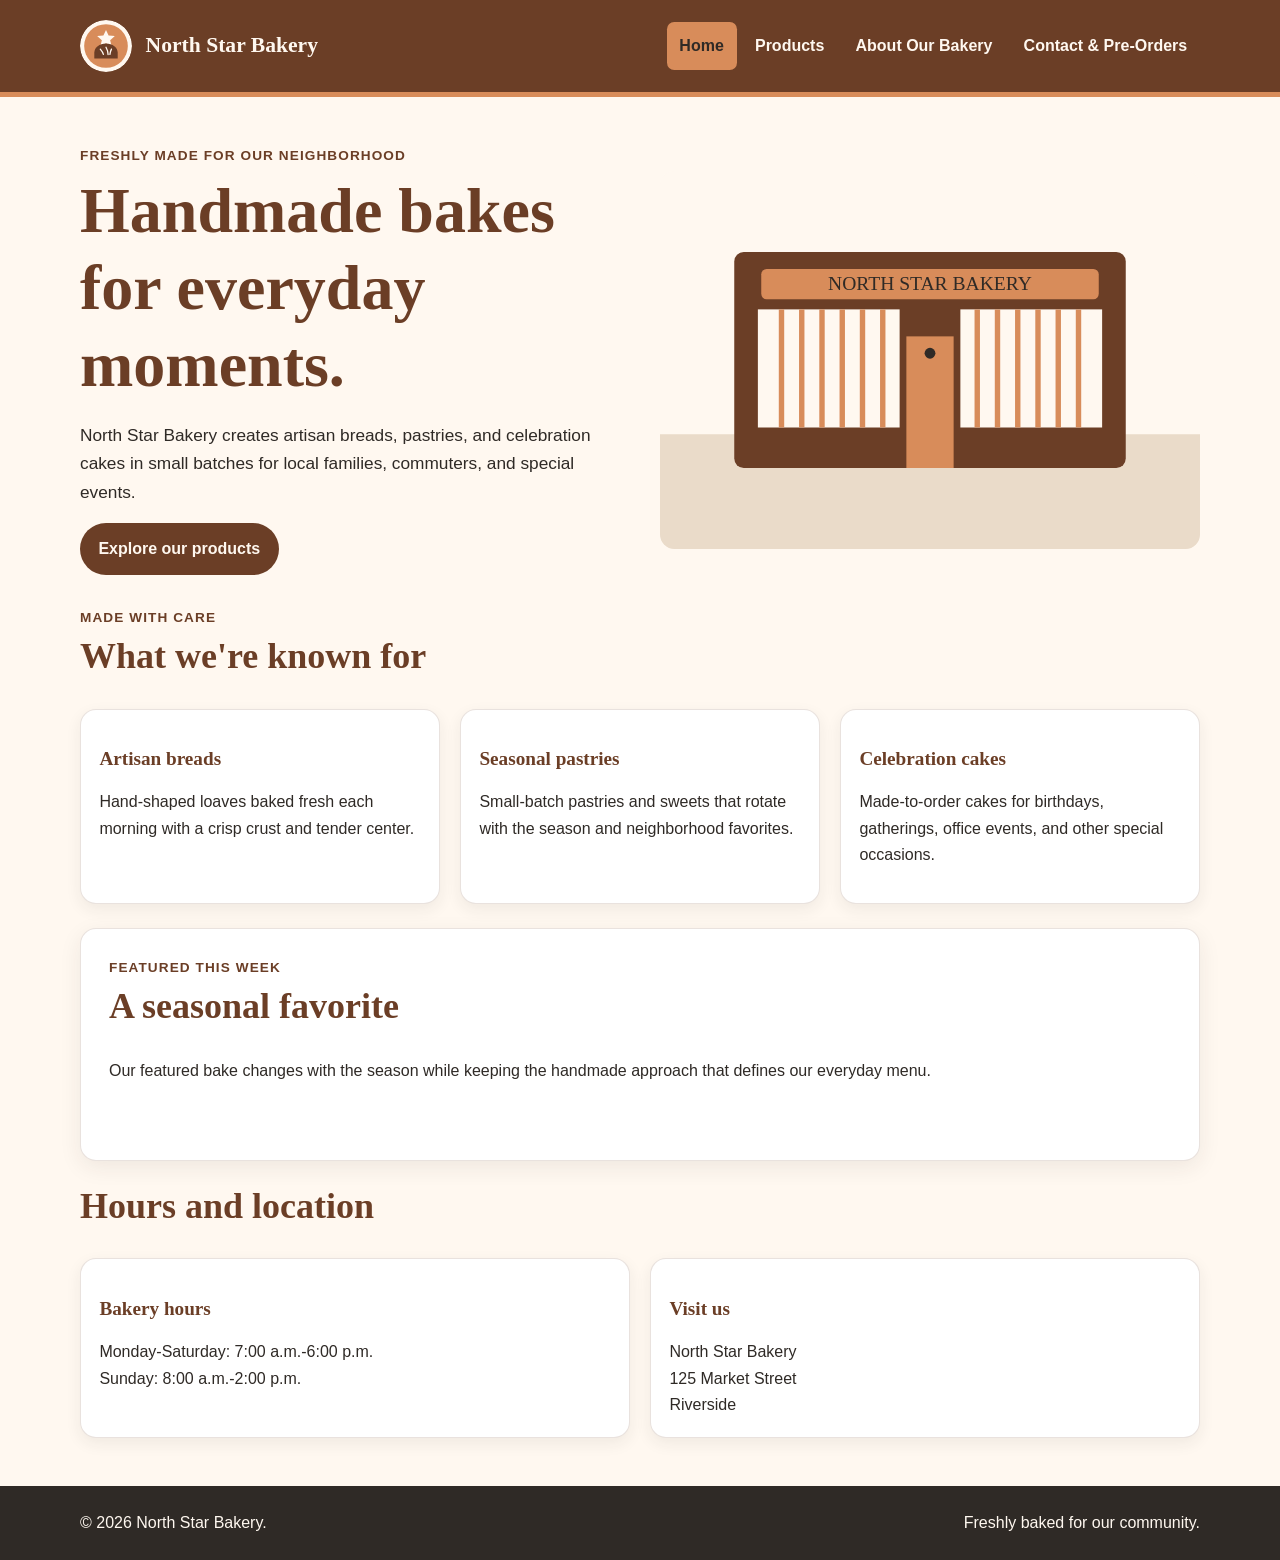
<file: index.html>
<!DOCTYPE html>
<html lang="en">
<head>
  <meta charset="UTF-8">
  <meta name="viewport" content="width=device-width, initial-scale=1.0">
  <title>North Star Bakery | Home</title>
  <link rel="stylesheet" href="styles.css">
  <script src="script.js" defer></script>
</head>
<body>
  <a class="skip-link" href="#main-content">Skip to main content</a>
  <header class="site-header">
    <div class="header-inner">
      <div class="brand">
        <img src="bakery-logo.svg" alt="North Star Bakery logo">
        <p class="brand-name">North Star Bakery</p>
      </div>
      <nav aria-label="Main navigation">
        <ul>
          <li><a href="index.html" aria-current="page">Home</a></li>
          <li><a href="products.html">Products</a></li>
          <li><a href="about.html">About Our Bakery</a></li>
          <li><a href="contact.html">Contact &amp; Pre-Orders</a></li>
        </ul>
      </nav>
    </div>
  </header>

  <main id="main-content">
    <section class="hero">
      <div class="hero-copy">
        <p class="eyebrow">Freshly made for our neighborhood</p>
        <h1>Handmade bakes for everyday moments.</h1>
        <p class="lead">North Star Bakery creates artisan breads, pastries, and celebration cakes in small batches for local families, commuters, and special events.</p>
        <a class="button" href="products.html">Explore our products</a>
      </div>
      <div class="hero-media">
        <img src="bakery-storefront.svg" alt="Front of the North Star Bakery neighborhood storefront">
      </div>
    </section>

    <section aria-labelledby="known-for-heading">
      <p class="eyebrow">Made with care</p>
      <h2 id="known-for-heading">What we're known for</h2>
      <div class="feature-grid">
        <article class="card">
          <h3>Artisan breads</h3>
          <p>Hand-shaped loaves baked fresh each morning with a crisp crust and tender center.</p>
        </article>
        <article class="card">
          <h3>Seasonal pastries</h3>
          <p>Small-batch pastries and sweets that rotate with the season and neighborhood favorites.</p>
        </article>
        <article class="card">
          <h3>Celebration cakes</h3>
          <p>Made-to-order cakes for birthdays, gatherings, office events, and other special occasions.</p>
        </article>
      </div>
    </section>

    <section class="section-card" aria-labelledby="featured-heading">
      <div class="page-intro">
        <div>
          <p class="eyebrow">Featured this week</p>
          <h2 id="featured-heading">A seasonal favorite</h2>
          <p>Our featured bake changes with the season while keeping the handmade approach that defines our everyday menu.</p>
        </div>
        <picture>
          <source media="(min-width: 768px)" srcset="bakery-feature-large.svg">
          <img src="bakery-feature-small.svg" alt="Seasonal pastry featured by North Star Bakery this week">
        </picture>
      </div>
    </section>

    <section aria-labelledby="visit-heading">
      <h2 id="visit-heading">Hours and location</h2>
      <div class="info-grid">
        <div class="card">
          <h3>Bakery hours</h3>
          <p>Monday-Saturday: 7:00 a.m.-6:00 p.m.<br>Sunday: 8:00 a.m.-2:00 p.m.</p>
        </div>
        <div class="card">
          <h3>Visit us</h3>
          <address>North Star Bakery<br>125 Market Street<br>Riverside</address>
        </div>
      </div>
    </section>
  </main>

  <footer class="site-footer">
    <div class="footer-inner">
      <p>&copy; 2026 North Star Bakery.</p>
      <p>Freshly baked for our community.</p>
    </div>
  </footer>
</body>
</html>
</file>
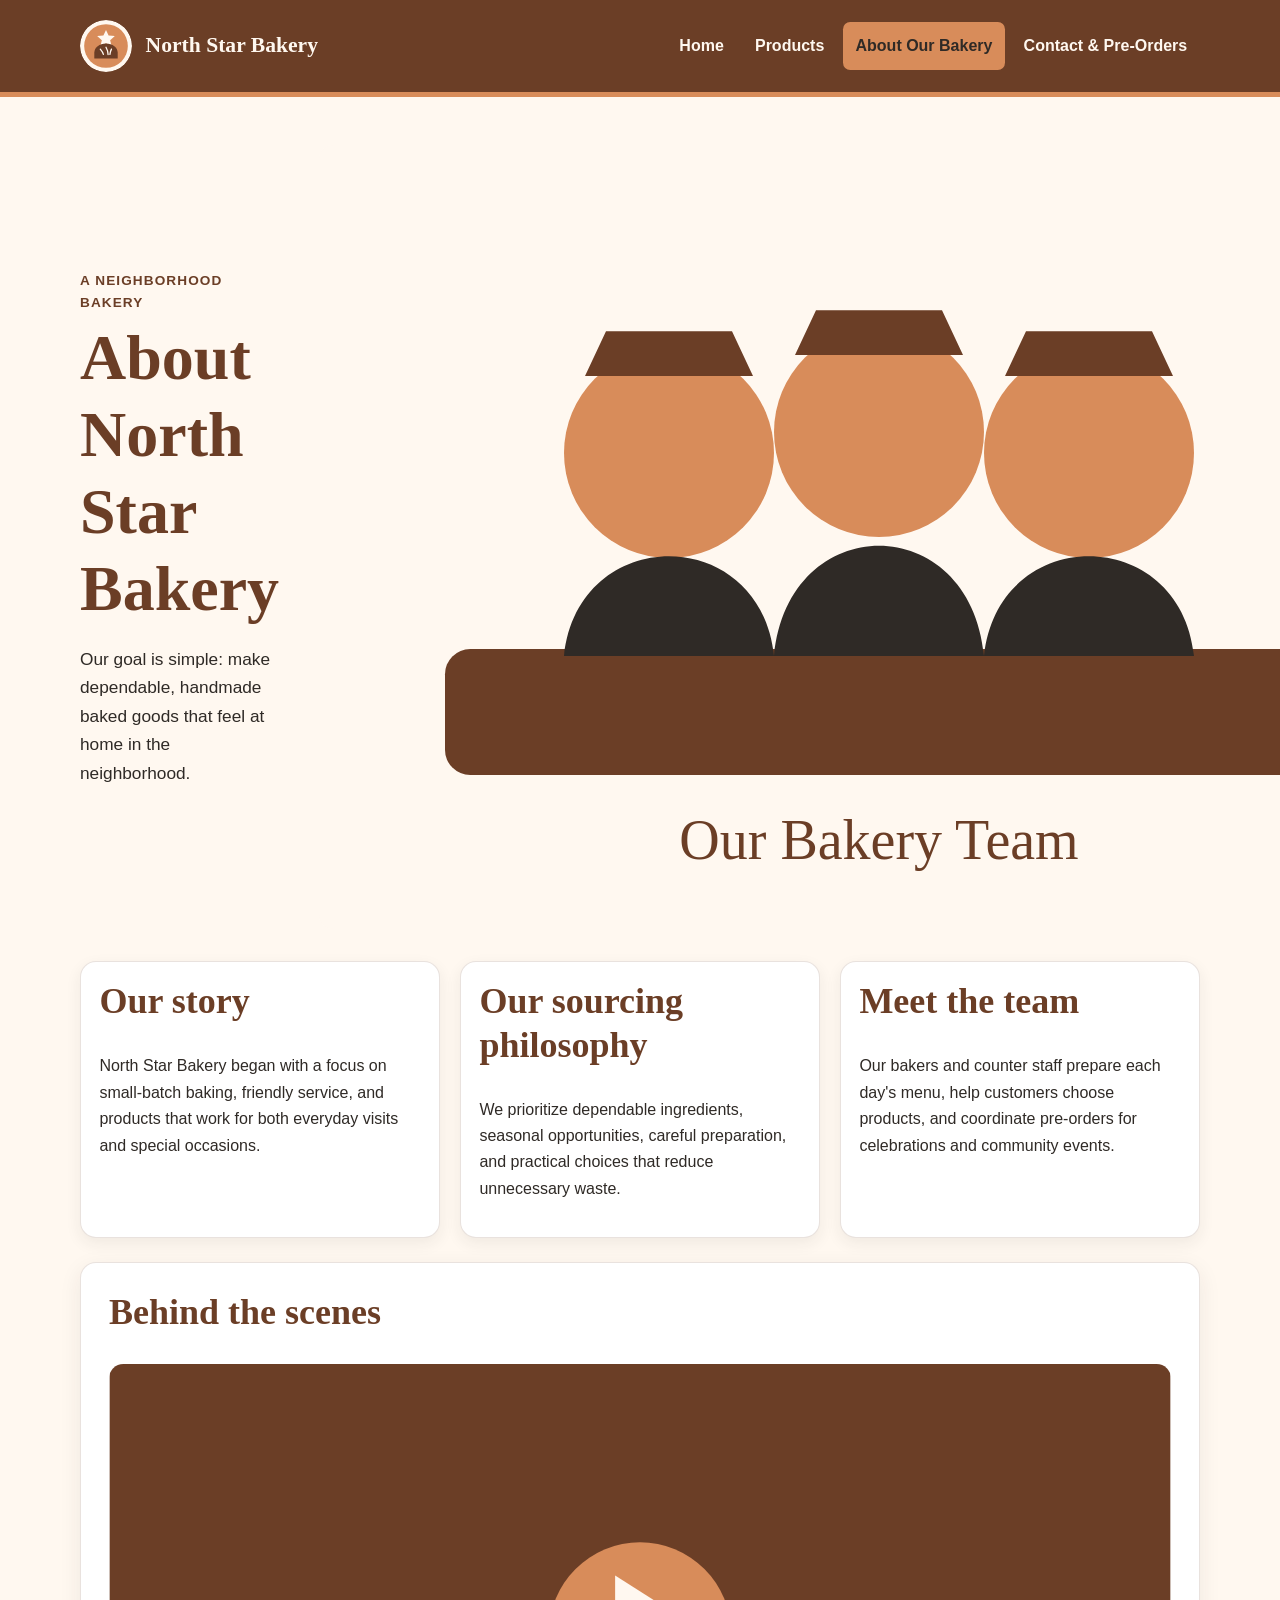
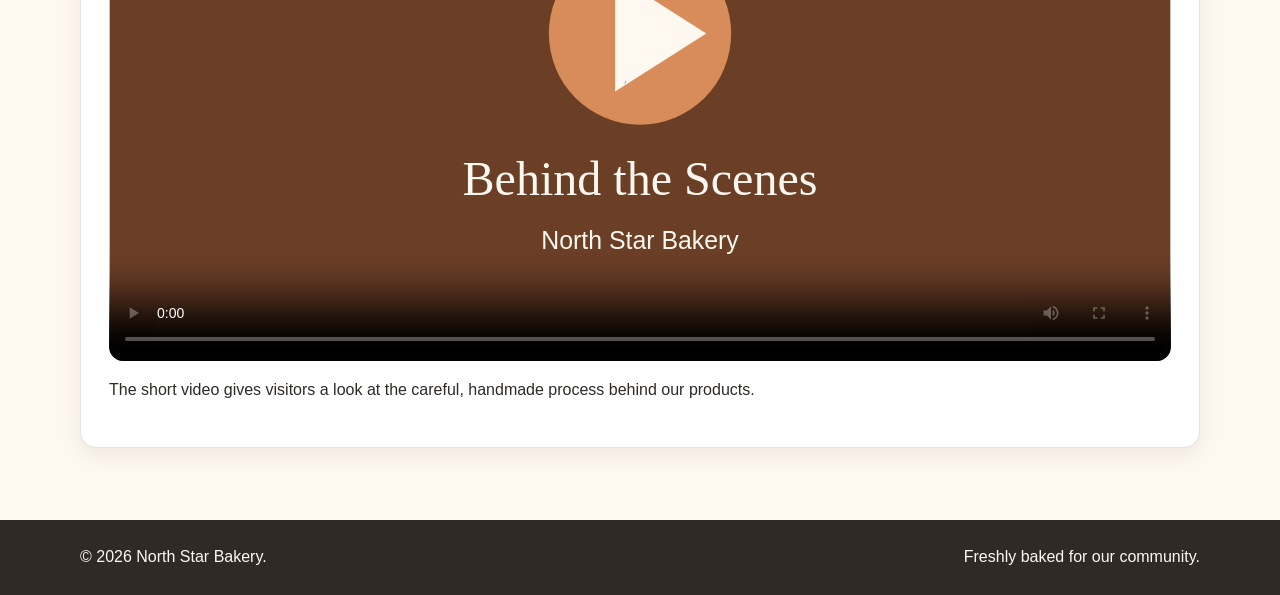
<file: about.html>
<!DOCTYPE html>
<html lang="en">
<head>
  <meta charset="UTF-8">
  <meta name="viewport" content="width=device-width, initial-scale=1.0">
  <title>North Star Bakery | About</title>
  <link rel="stylesheet" href="styles.css">
  <script src="script.js" defer></script>
</head>
<body>
  <a class="skip-link" href="#main-content">Skip to main content</a>
  <header class="site-header">
    <div class="header-inner">
      <div class="brand">
        <img src="bakery-logo.svg" alt="North Star Bakery logo">
        <p class="brand-name">North Star Bakery</p>
      </div>
      <nav aria-label="Main navigation">
        <ul>
          <li><a href="index.html">Home</a></li>
          <li><a href="products.html">Products</a></li>
          <li><a href="about.html" aria-current="page">About Our Bakery</a></li>
          <li><a href="contact.html">Contact &amp; Pre-Orders</a></li>
        </ul>
      </nav>
    </div>
  </header>

  <main id="main-content">
    <section class="page-intro">
      <div>
        <p class="eyebrow">A neighborhood bakery</p>
        <h1>About North Star Bakery</h1>
        <p class="lead">Our goal is simple: make dependable, handmade baked goods that feel at home in the neighborhood.</p>
      </div>
      <img src="bakery-team.svg" alt="North Star Bakery team preparing baked goods together">
    </section>

    <section class="about-grid" aria-label="Bakery story and values">
      <article class="card">
        <h2>Our story</h2>
        <p>North Star Bakery began with a focus on small-batch baking, friendly service, and products that work for both everyday visits and special occasions.</p>
      </article>
      <article class="card">
        <h2>Our sourcing philosophy</h2>
        <p>We prioritize dependable ingredients, seasonal opportunities, careful preparation, and practical choices that reduce unnecessary waste.</p>
      </article>
      <article class="card">
        <h2>Meet the team</h2>
        <p>Our bakers and counter staff prepare each day's menu, help customers choose products, and coordinate pre-orders for celebrations and community events.</p>
      </article>
    </section>

    <section class="section-card" aria-labelledby="video-heading">
      <h2 id="video-heading">Behind the scenes</h2>
      <video controls poster="video-poster.svg">
        <source src="bakery-behind-scenes.mp4" type="video/mp4">
        Your browser does not support the video element. You can <a href="bakery-behind-scenes.mp4">download the behind-the-scenes bakery video</a> instead.
      </video>
      <p>The short video gives visitors a look at the careful, handmade process behind our products.</p>
    </section>
  </main>

  <footer class="site-footer">
    <div class="footer-inner">
      <p>&copy; 2026 North Star Bakery.</p>
      <p>Freshly baked for our community.</p>
    </div>
  </footer>
</body>
</html>
</file>
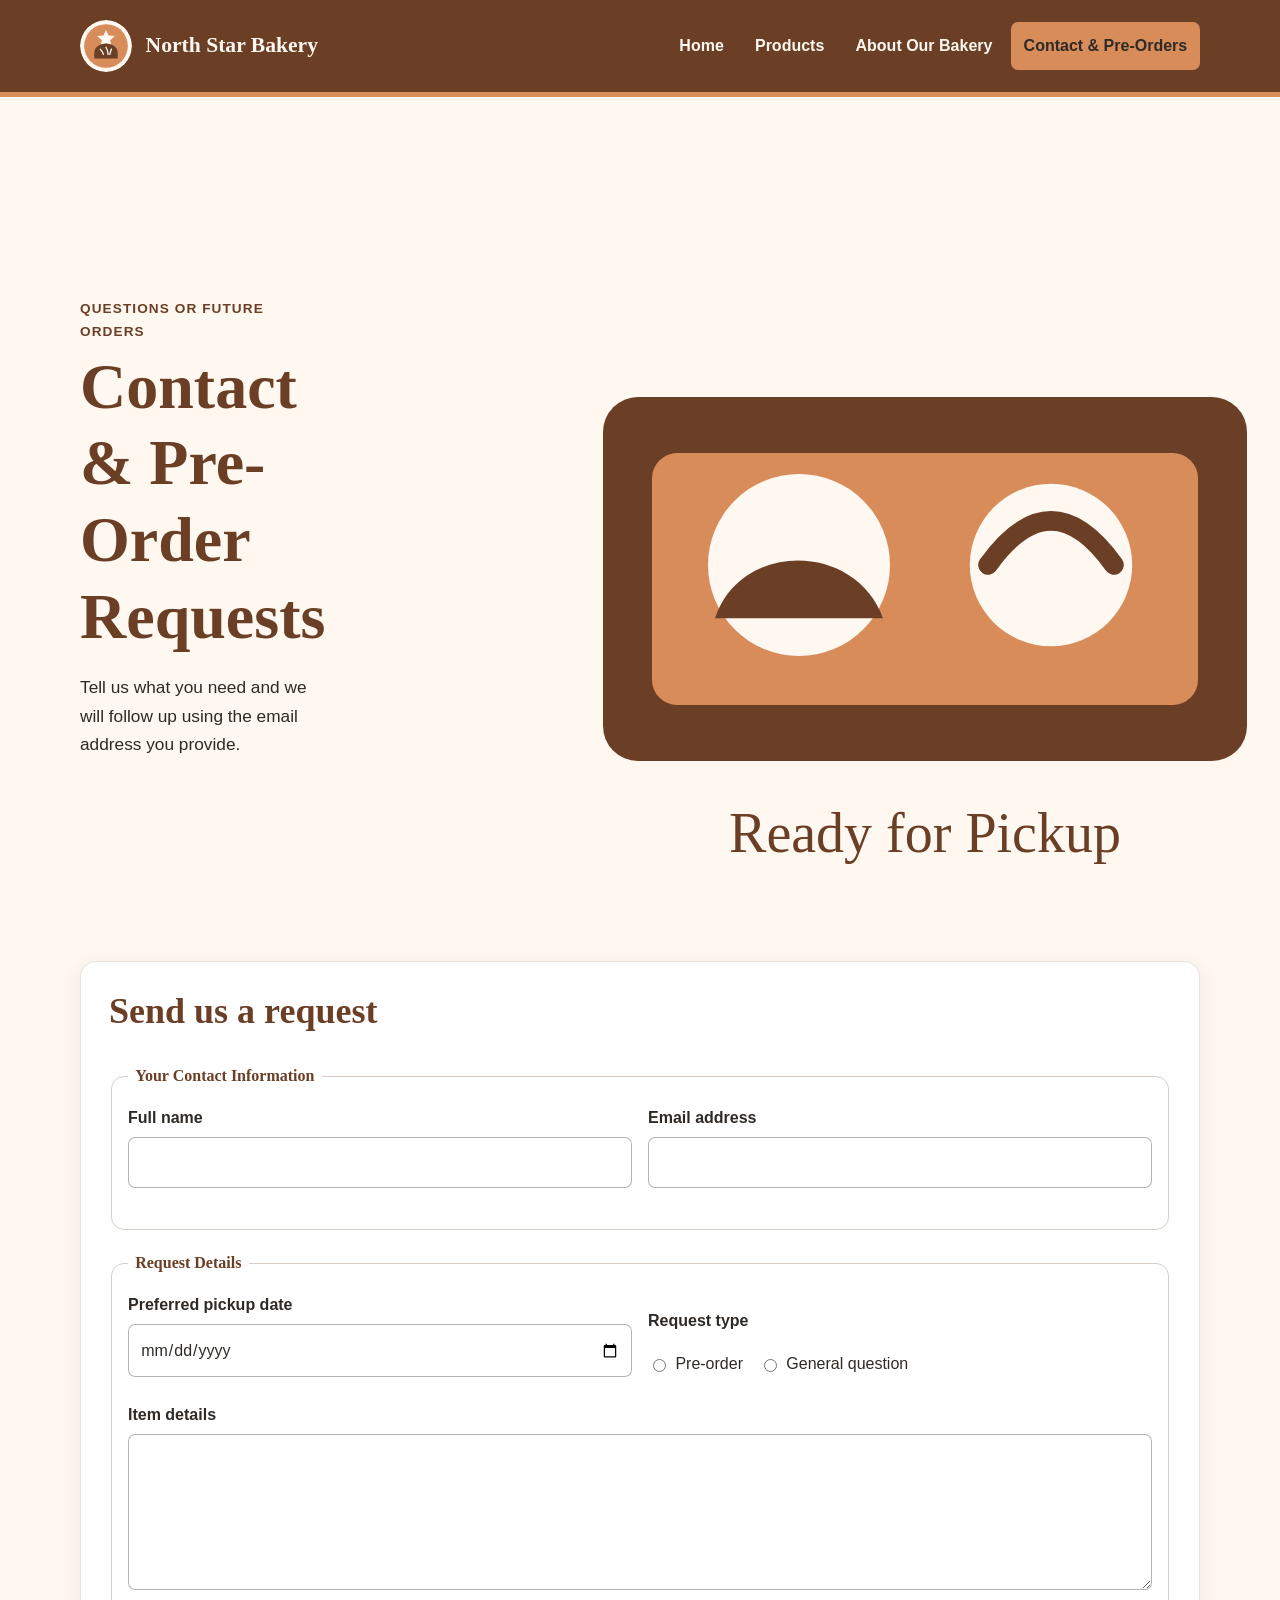
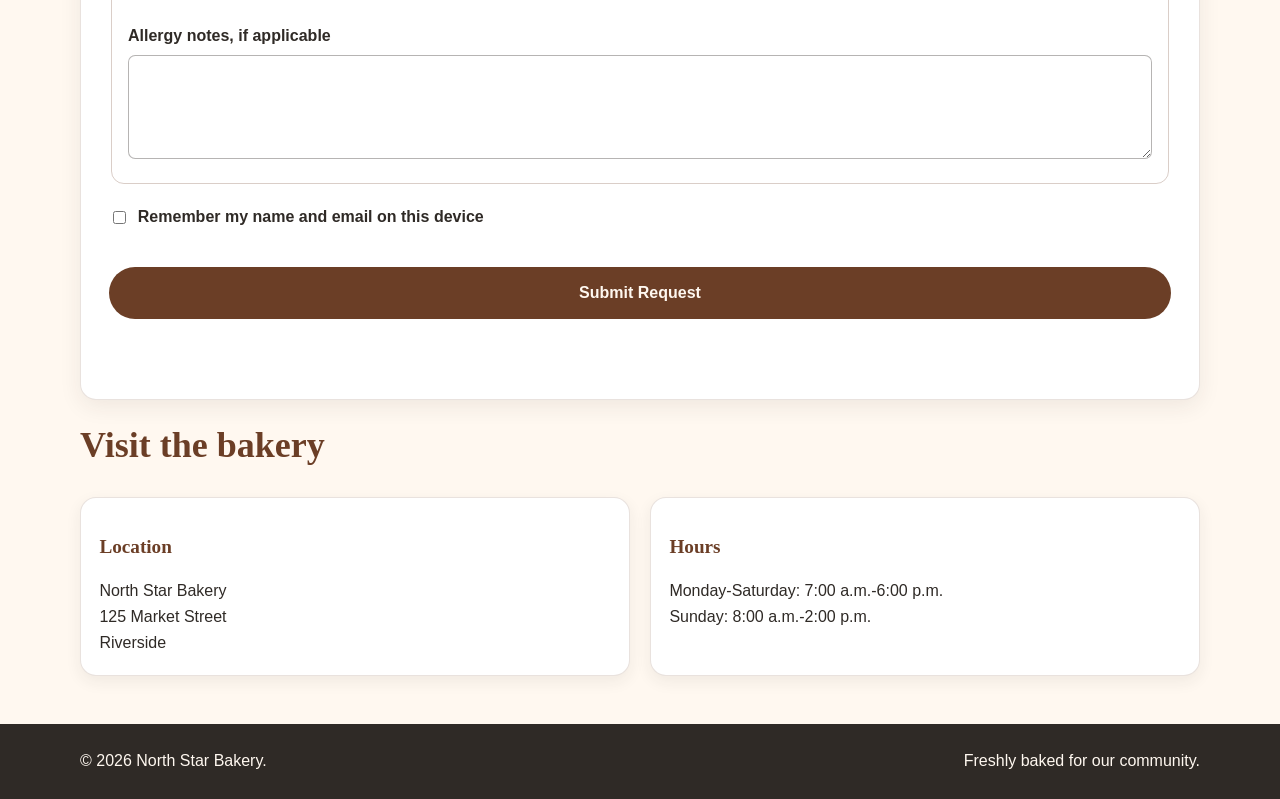
<file: contact.html>
<!DOCTYPE html>
<html lang="en">
<head>
  <meta charset="UTF-8">
  <meta name="viewport" content="width=device-width, initial-scale=1.0">
  <title>North Star Bakery | Contact and Pre-Orders</title>
  <link rel="stylesheet" href="styles.css">
  <script src="script.js" defer></script>
</head>
<body>
  <a class="skip-link" href="#main-content">Skip to main content</a>
  <header class="site-header">
    <div class="header-inner">
      <div class="brand">
        <img src="bakery-logo.svg" alt="North Star Bakery logo">
        <p class="brand-name">North Star Bakery</p>
      </div>
      <nav aria-label="Main navigation">
        <ul>
          <li><a href="index.html">Home</a></li>
          <li><a href="products.html">Products</a></li>
          <li><a href="about.html">About Our Bakery</a></li>
          <li><a href="contact.html" aria-current="page">Contact &amp; Pre-Orders</a></li>
        </ul>
      </nav>
    </div>
  </header>

  <main id="main-content">
    <section class="page-intro">
      <div>
        <p class="eyebrow">Questions or future orders</p>
        <h1>Contact &amp; Pre-Order Requests</h1>
        <p class="lead">Tell us what you need and we will follow up using the email address you provide.</p>
      </div>
      <img src="bakery-contact.svg" alt="Bakery order box with bread and pastries ready for pickup">
    </section>

    <section class="section-card" aria-labelledby="form-heading">
      <h2 id="form-heading">Send us a request</h2>
      <form action="#" method="post" id="preorder-form" novalidate>
        <fieldset>
          <legend>Your Contact Information</legend>
          <div class="form-grid">
            <div class="form-group">
              <label for="name">Full name</label>
              <input type="text" id="name" name="name" required minlength="2" pattern="[A-Za-z .'-]{2,50}" autocomplete="name" aria-describedby="name-error">
              <p class="field-error" id="name-error" aria-live="polite"></p>
            </div>
            <div class="form-group">
              <label for="email">Email address</label>
              <input type="email" id="email" name="email" required autocomplete="email" aria-describedby="email-error">
              <p class="field-error" id="email-error" aria-live="polite"></p>
            </div>
          </div>
        </fieldset>

        <fieldset>
          <legend>Request Details</legend>
          <div class="form-grid">
            <div class="form-group">
              <label for="pickup-date">Preferred pickup date</label>
              <input type="date" id="pickup-date" name="pickup-date" required aria-describedby="pickup-date-error">
              <p class="field-error" id="pickup-date-error" aria-live="polite"></p>
            </div>
            <div class="form-group">
              <p><strong>Request type</strong></p>
              <div class="radio-row">
                <div class="radio-option">
                  <input type="radio" id="preorder" name="request-type" value="preorder" required>
                  <label for="preorder">Pre-order</label>
                </div>
                <div class="radio-option">
                  <input type="radio" id="question" name="request-type" value="question">
                  <label for="question">General question</label>
                </div>
              </div>
            </div>
          </div>

          <div class="form-group">
            <label for="item-details">Item details</label>
            <textarea id="item-details" name="item-details" rows="5" required minlength="10" aria-describedby="item-details-error"></textarea>
            <p class="field-error" id="item-details-error" aria-live="polite"></p>
          </div>

          <div class="form-group">
            <label for="allergy-notes">Allergy notes, if applicable</label>
            <textarea id="allergy-notes" name="allergy-notes" rows="3"></textarea>
          </div>
        </fieldset>

        <div class="save-preference">
          <input type="checkbox" id="remember-contact" name="remember-contact">
          <label for="remember-contact">Remember my name and email on this device</label>
        </div>
        <button type="submit">Submit Request</button>
        <p id="form-status" class="form-status" aria-live="polite"></p>
      </form>
    </section>

    <section aria-labelledby="visit-heading">
      <h2 id="visit-heading">Visit the bakery</h2>
      <div class="info-grid">
        <div class="card">
          <h3>Location</h3>
          <address>North Star Bakery<br>125 Market Street<br>Riverside</address>
        </div>
        <div class="card">
          <h3>Hours</h3>
          <p>Monday-Saturday: 7:00 a.m.-6:00 p.m.<br>Sunday: 8:00 a.m.-2:00 p.m.</p>
        </div>
      </div>
    </section>
  </main>

  <footer class="site-footer">
    <div class="footer-inner">
      <p>&copy; 2026 North Star Bakery.</p>
      <p>Freshly baked for our community.</p>
    </div>
  </footer>
</body>
</html>
</file>
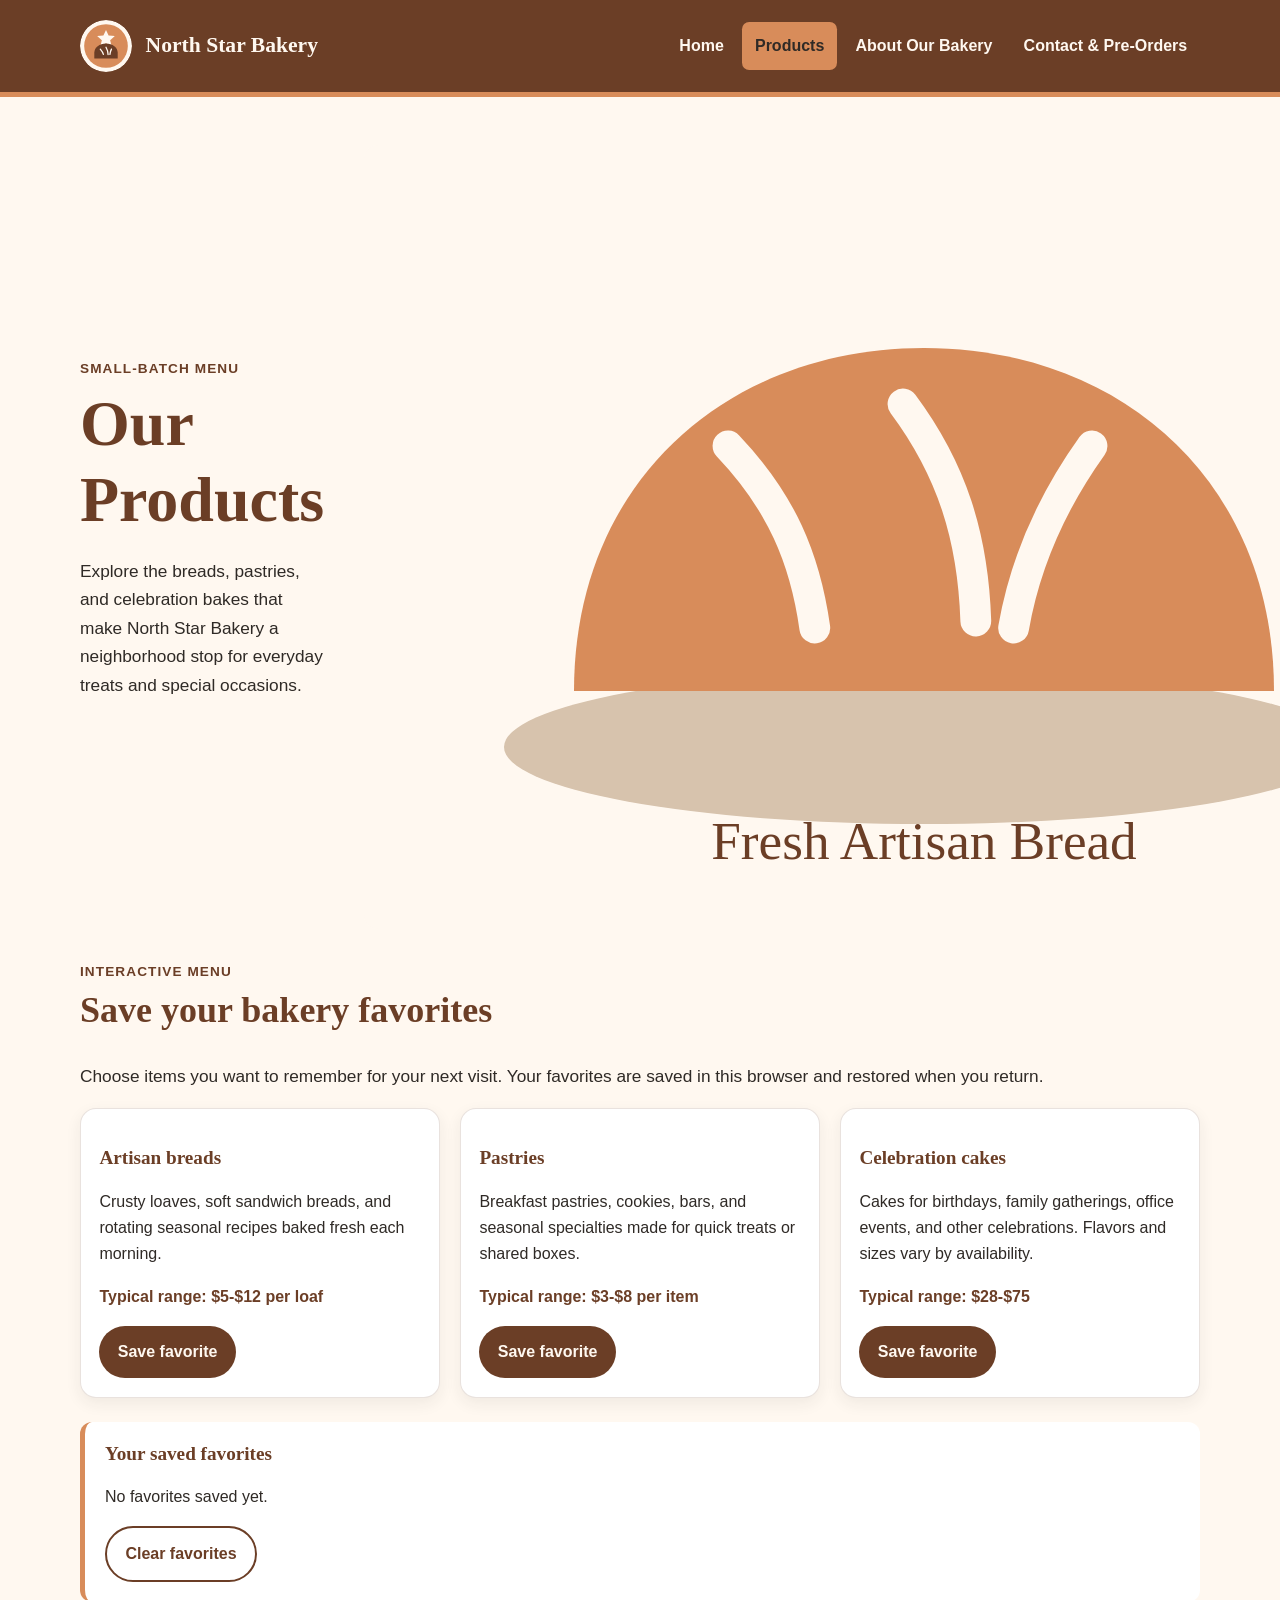
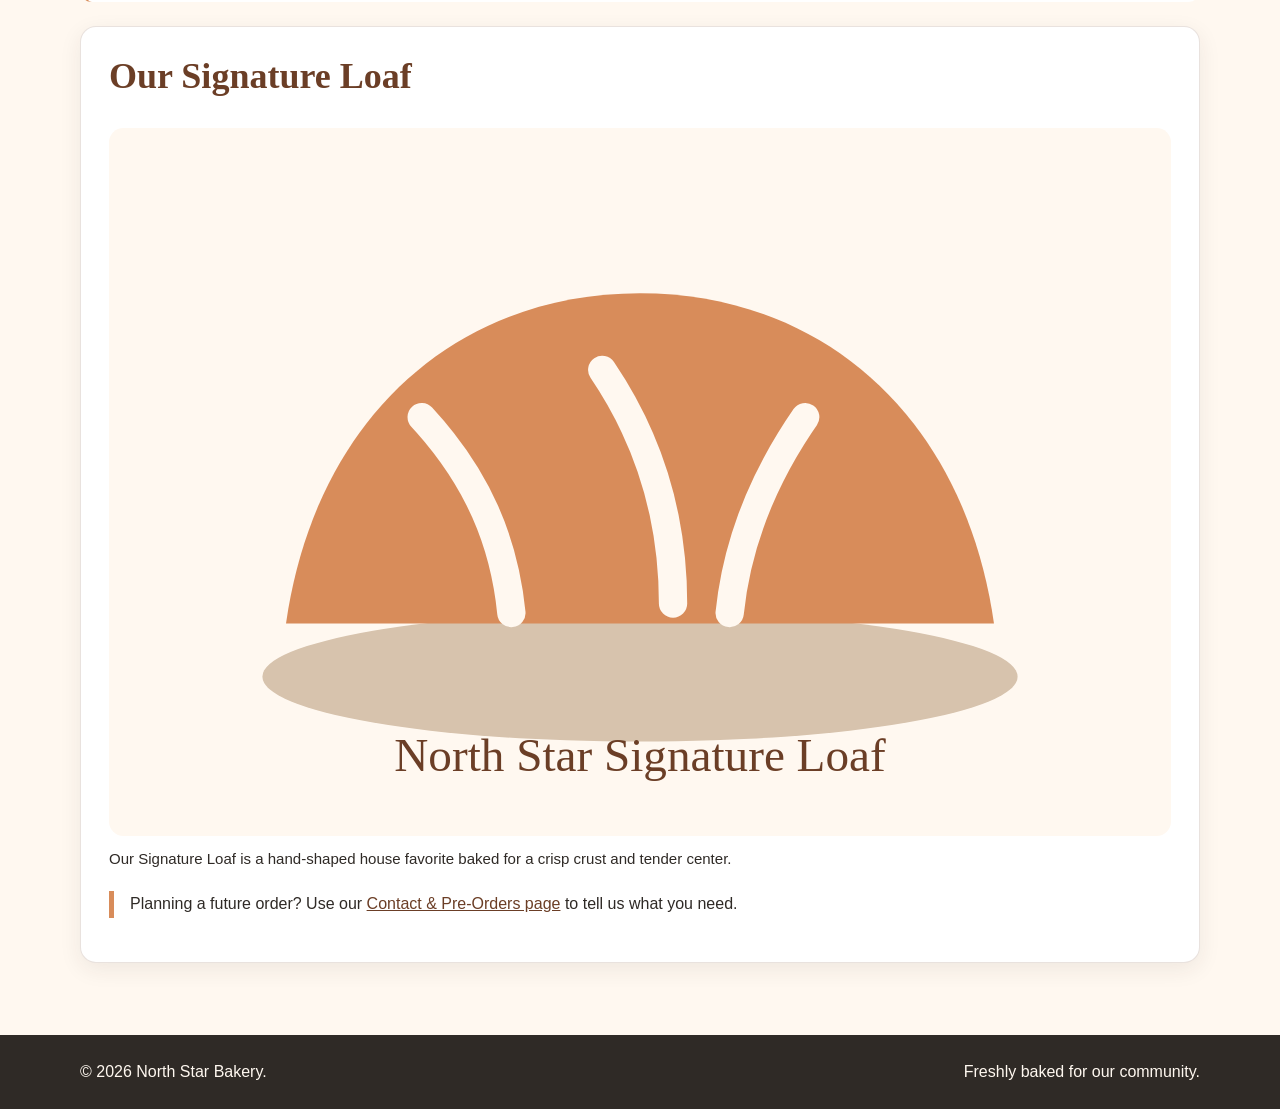
<file: products.html>
<!DOCTYPE html>
<html lang="en">
<head>
  <meta charset="UTF-8">
  <meta name="viewport" content="width=device-width, initial-scale=1.0">
  <title>North Star Bakery | Products</title>
  <link rel="stylesheet" href="styles.css">
  <script src="script.js" defer></script>
</head>
<body>
  <a class="skip-link" href="#main-content">Skip to main content</a>
  <header class="site-header">
    <div class="header-inner">
      <div class="brand">
        <img src="bakery-logo.svg" alt="North Star Bakery logo">
        <p class="brand-name">North Star Bakery</p>
      </div>
      <nav aria-label="Main navigation">
        <ul>
          <li><a href="index.html">Home</a></li>
          <li><a href="products.html" aria-current="page">Products</a></li>
          <li><a href="about.html">About Our Bakery</a></li>
          <li><a href="contact.html">Contact &amp; Pre-Orders</a></li>
        </ul>
      </nav>
    </div>
  </header>

  <main id="main-content">
    <section class="page-intro">
      <div>
        <p class="eyebrow">Small-batch menu</p>
        <h1>Our Products</h1>
        <p class="lead">Explore the breads, pastries, and celebration bakes that make North Star Bakery a neighborhood stop for everyday treats and special occasions.</p>
      </div>
      <img src="bakery-bread.svg" alt="Fresh artisan bread prepared by North Star Bakery">
    </section>

    <section aria-labelledby="menu-heading">
      <p class="eyebrow">Interactive menu</p>
      <h2 id="menu-heading">Save your bakery favorites</h2>
      <p class="lead">Choose items you want to remember for your next visit. Your favorites are saved in this browser and restored when you return.</p>
      <div class="product-grid" id="favorite-products">
        <article class="card product-card" data-product-id="bread">
          <h3>Artisan breads</h3>
          <p>Crusty loaves, soft sandwich breads, and rotating seasonal recipes baked fresh each morning.</p>
          <p class="price">Typical range: $5-$12 per loaf</p>
          <button type="button" class="favorite-button" data-favorite-id="bread" aria-pressed="false">Save favorite</button>
        </article>
        <article class="card product-card" data-product-id="pastries">
          <h3>Pastries</h3>
          <p>Breakfast pastries, cookies, bars, and seasonal specialties made for quick treats or shared boxes.</p>
          <p class="price">Typical range: $3-$8 per item</p>
          <button type="button" class="favorite-button" data-favorite-id="pastries" aria-pressed="false">Save favorite</button>
        </article>
        <article class="card product-card" data-product-id="cakes">
          <h3>Celebration cakes</h3>
          <p>Cakes for birthdays, family gatherings, office events, and other celebrations. Flavors and sizes vary by availability.</p>
          <p class="price">Typical range: $28-$75</p>
          <button type="button" class="favorite-button" data-favorite-id="cakes" aria-pressed="false">Save favorite</button>
        </article>
      </div>
      <div class="favorites-summary" id="favorites-summary" aria-live="polite">
        <h3>Your saved favorites</h3>
        <p id="favorites-message">No favorites saved yet.</p>
        <ul id="favorites-list"></ul>
        <button type="button" id="clear-favorites" class="secondary-button" hidden>Clear favorites</button>
      </div>
    </section>

    <section class="section-card" aria-labelledby="signature-heading">
      <h2 id="signature-heading">Our Signature Loaf</h2>
      <figure>
        <img src="bakery-signature-loaf.svg" alt="North Star Bakery Signature Loaf with a scored golden crust">
        <figcaption>Our Signature Loaf is a hand-shaped house favorite baked for a crisp crust and tender center.</figcaption>
      </figure>
      <p class="highlight">Planning a future order? Use our <a href="contact.html">Contact &amp; Pre-Orders page</a> to tell us what you need.</p>
    </section>
  </main>

  <footer class="site-footer">
    <div class="footer-inner">
      <p>&copy; 2026 North Star Bakery.</p>
      <p>Freshly baked for our community.</p>
    </div>
  </footer>
</body>
</html>
</file>
<file: styles.css>
:root {
  --cream: #fff8f0;
  --brown: #6b3e26;
  --terracotta: #d88c5a;
  --charcoal: #2f2a26;
}

* {
  box-sizing: border-box;
}

html {
  scroll-behavior: smooth;
}

body {
  margin: 0;
  font-family: Arial, Helvetica, sans-serif;
  color: var(--charcoal);
  background: var(--cream);
  line-height: 1.65;
}

img,
picture,
video {
  display: block;
  max-width: 100%;
}

img,
video {
  border-radius: 0.9rem;
}

a {
  color: var(--brown);
}

a:hover,
a:focus-visible {
  color: var(--terracotta);
}

.skip-link {
  position: absolute;
  left: -9999px;
  top: 0;
}

.skip-link:focus {
  left: 1rem;
  top: 1rem;
  z-index: 1000;
  padding: 0.75rem 1rem;
  background: var(--charcoal);
  color: var(--cream);
  border-radius: 0.5rem;
}

.site-header {
  background: var(--brown);
  color: var(--cream);
  border-bottom: 0.35rem solid var(--terracotta);
}

.header-inner,
main,
.footer-inner {
  width: min(92%, 70rem);
  margin-inline: auto;
}

.header-inner {
  padding: 1.25rem 0;
}

.brand {
  display: flex;
  align-items: center;
  gap: 0.85rem;
  margin-bottom: 1rem;
}

.brand img {
  width: 3.25rem;
  height: 3.25rem;
  border-radius: 50%;
}

.brand-name {
  margin: 0;
  font-family: Georgia, 'Times New Roman', serif;
  font-size: 1.35rem;
  font-weight: 700;
}

nav ul {
  display: flex;
  flex-direction: column;
  gap: 0.35rem;
  list-style: none;
  padding: 0;
  margin: 0;
}

nav a {
  display: block;
  padding: 0.65rem 0.8rem;
  border-radius: 0.45rem;
  color: var(--cream);
  text-decoration: none;
  font-weight: 700;
}

nav a:hover,
nav a:focus-visible,
nav a[aria-current='page'] {
  background: var(--terracotta);
  color: var(--charcoal);
}

main {
  padding: 2rem 0 3rem;
}

.hero,
.page-intro {
  display: flex;
  flex-direction: column;
  gap: 1.25rem;
  align-items: stretch;
  margin-bottom: 2rem;
}

.hero-copy,
.hero-media {
  flex: 1 1 0;
}

.eyebrow {
  margin: 0 0 0.35rem;
  color: var(--brown);
  font-size: 0.85rem;
  font-weight: 800;
  text-transform: uppercase;
  letter-spacing: 0.08em;
}

h1,
h2,
h3 {
  font-family: Georgia, 'Times New Roman', serif;
  color: var(--brown);
  line-height: 1.2;
}

h1 {
  margin: 0 0 0.8rem;
  font-size: clamp(2.1rem, 8vw, 4rem);
}

h2 {
  margin-top: 0;
  font-size: clamp(1.55rem, 5vw, 2.25rem);
}

h3 {
  font-size: 1.2rem;
}

.lead {
  font-size: 1.08rem;
}

.button,
button {
  display: inline-block;
  border: 0;
  border-radius: 999px;
  background: var(--brown);
  color: var(--cream);
  padding: 0.8rem 1.15rem;
  font: inherit;
  font-weight: 800;
  text-decoration: none;
  cursor: pointer;
}

.button:hover,
.button:focus-visible,
button:hover,
button:focus-visible {
  background: var(--terracotta);
  color: var(--charcoal);
}

.section-card {
  background: white;
  border: 1px solid rgba(107, 62, 38, 0.15);
  border-radius: 1rem;
  padding: 1.25rem;
  margin: 1.5rem 0;
  box-shadow: 0 0.4rem 1.4rem rgba(47, 42, 38, 0.08);
}

.feature-grid,
.product-grid,
.info-grid,
.about-grid {
  display: flex;
  flex-direction: column;
  gap: 1.25rem;
}

.card {
  flex: 1 1 0;
  background: white;
  border: 1px solid rgba(107, 62, 38, 0.15);
  border-radius: 1rem;
  padding: 1.15rem;
  box-shadow: 0 0.35rem 1rem rgba(47, 42, 38, 0.07);
}

.card img {
  width: 100%;
  aspect-ratio: 4 / 3;
  object-fit: cover;
  margin-bottom: 1rem;
}

figure {
  margin: 1.25rem 0;
}

figcaption {
  margin-top: 0.65rem;
  font-size: 0.94rem;
  color: var(--charcoal);
}

.price {
  font-weight: 800;
  color: var(--brown);
}

.highlight {
  border-left: 0.35rem solid var(--terracotta);
  padding-left: 1rem;
}

form {
  display: flex;
  flex-direction: column;
  gap: 1.25rem;
}

fieldset {
  border: 1px solid rgba(107, 62, 38, 0.25);
  border-radius: 0.8rem;
  padding: 1rem;
}

legend {
  padding: 0 0.45rem;
  color: var(--brown);
  font-family: Georgia, 'Times New Roman', serif;
  font-weight: 700;
}

.form-grid {
  display: flex;
  flex-direction: column;
  gap: 1rem;
}

.form-group {
  flex: 1 1 0;
}

label {
  display: block;
  margin-bottom: 0.35rem;
  font-weight: 700;
}

input,
textarea,
select {
  width: 100%;
  border: 1px solid rgba(47, 42, 38, 0.35);
  border-radius: 0.45rem;
  background: white;
  color: var(--charcoal);
  padding: 0.7rem;
  font: inherit;
}

input:focus,
textarea:focus,
select:focus {
  outline: 0.2rem solid rgba(216, 140, 90, 0.45);
  border-color: var(--brown);
}

.radio-row {
  display: flex;
  flex-wrap: wrap;
  gap: 1rem;
}

.radio-option {
  display: flex;
  align-items: center;
  gap: 0.4rem;
}

.radio-option input {
  width: auto;
}

.radio-option label {
  margin: 0;
  font-weight: 400;
}

address {
  font-style: normal;
}

.site-footer {
  background: var(--charcoal);
  color: var(--cream);
}

.footer-inner {
  padding: 1.5rem 0;
  display: flex;
  flex-direction: column;
  gap: 0.35rem;
}

.footer-inner p {
  margin: 0;
}

@media (min-width: 48rem) {
  .header-inner {
    display: flex;
    align-items: center;
    justify-content: space-between;
    gap: 2rem;
  }

  .brand {
    margin-bottom: 0;
  }

  nav ul {
    flex-direction: row;
    align-items: center;
  }

  .hero,
  .page-intro {
    flex-direction: row;
    align-items: center;
    gap: 2.5rem;
  }

  .feature-grid,
  .product-grid,
  .info-grid,
  .about-grid {
    flex-direction: row;
    align-items: stretch;
  }

  .form-grid {
    flex-direction: row;
  }

  .footer-inner {
    flex-direction: row;
    justify-content: space-between;
    align-items: center;
  }

  main {
    padding-top: 3rem;
  }

  .section-card {
    padding: 1.75rem;
  }
}


/* Touchstone 4: JavaScript interactivity and feedback */
.product-card.is-favorite {
  border: 2px solid var(--terracotta);
  box-shadow: 0 0.5rem 1.5rem rgba(107, 62, 38, 0.16);
}

.favorite-button[aria-pressed="true"] {
  background: var(--terracotta);
  color: var(--charcoal);
}

.favorites-summary {
  margin-top: 1.5rem;
  padding: 1.25rem;
  border-left: 0.35rem solid var(--terracotta);
  background: white;
  border-radius: 0.75rem;
}

.favorites-summary h3 {
  margin-top: 0;
}

.favorites-summary ul {
  margin: 0.5rem 0 1rem;
}

.secondary-button {
  background: transparent;
  color: var(--brown);
  border: 2px solid var(--brown);
}

.secondary-button:hover,
.secondary-button:focus-visible {
  background: var(--brown);
  color: var(--cream);
}

.field-error {
  min-height: 1.25rem;
  margin: 0.3rem 0 0;
  color: #8b1e1e;
  font-size: 0.92rem;
  font-weight: 700;
}

input.has-error,
textarea.has-error {
  border: 2px solid #8b1e1e;
  background: #fff7f7;
}

.save-preference {
  display: flex;
  align-items: center;
  gap: 0.55rem;
  margin: 0 0 1rem;
}

.save-preference input {
  width: auto;
}

.save-preference label {
  margin: 0;
  font-weight: 700;
}

.form-status {
  margin-top: 1rem;
  font-weight: 700;
}

.form-status.success {
  padding: 0.8rem 1rem;
  border-radius: 0.6rem;
  background: #eef7ee;
  color: #285d2f;
}

.storage-note {
  padding: 0.65rem 0.8rem;
  border-radius: 0.55rem;
  background: rgba(216, 140, 90, 0.16);
  color: var(--brown);
  font-weight: 700;
}
</file>
